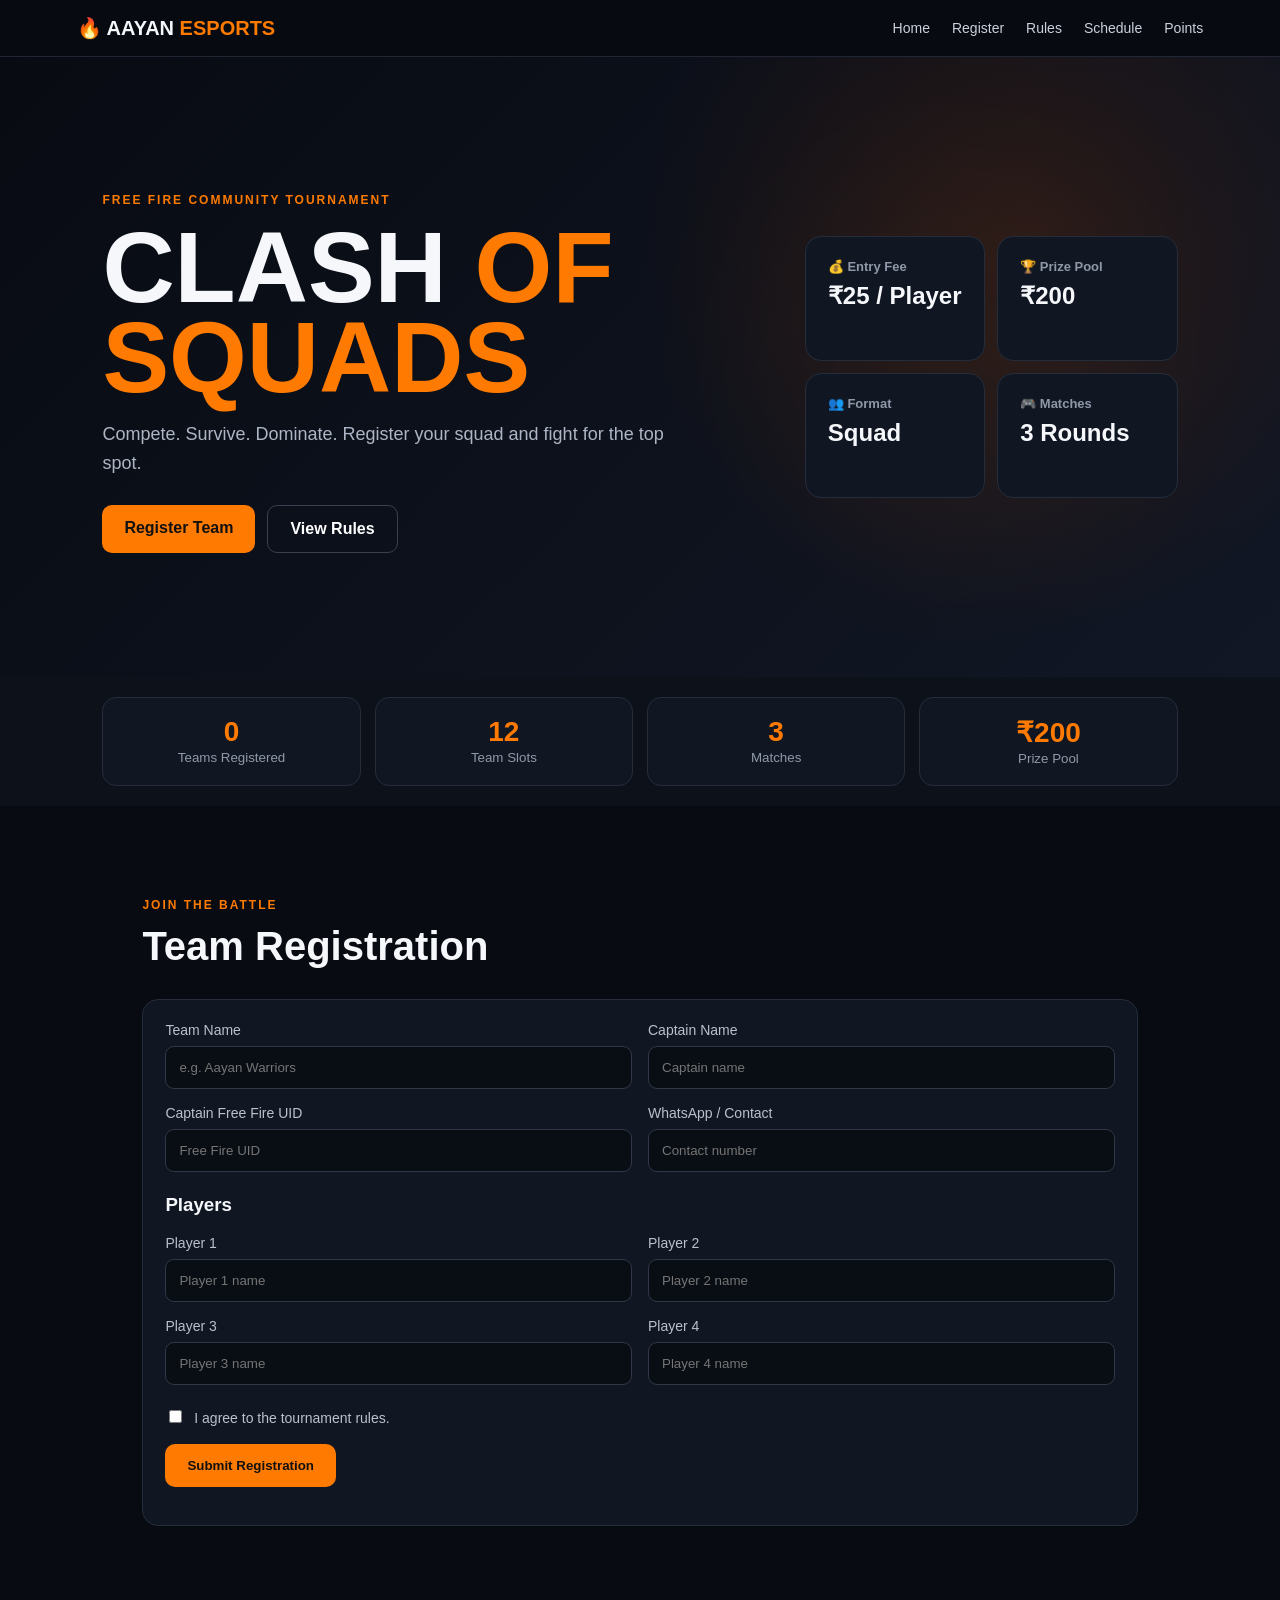
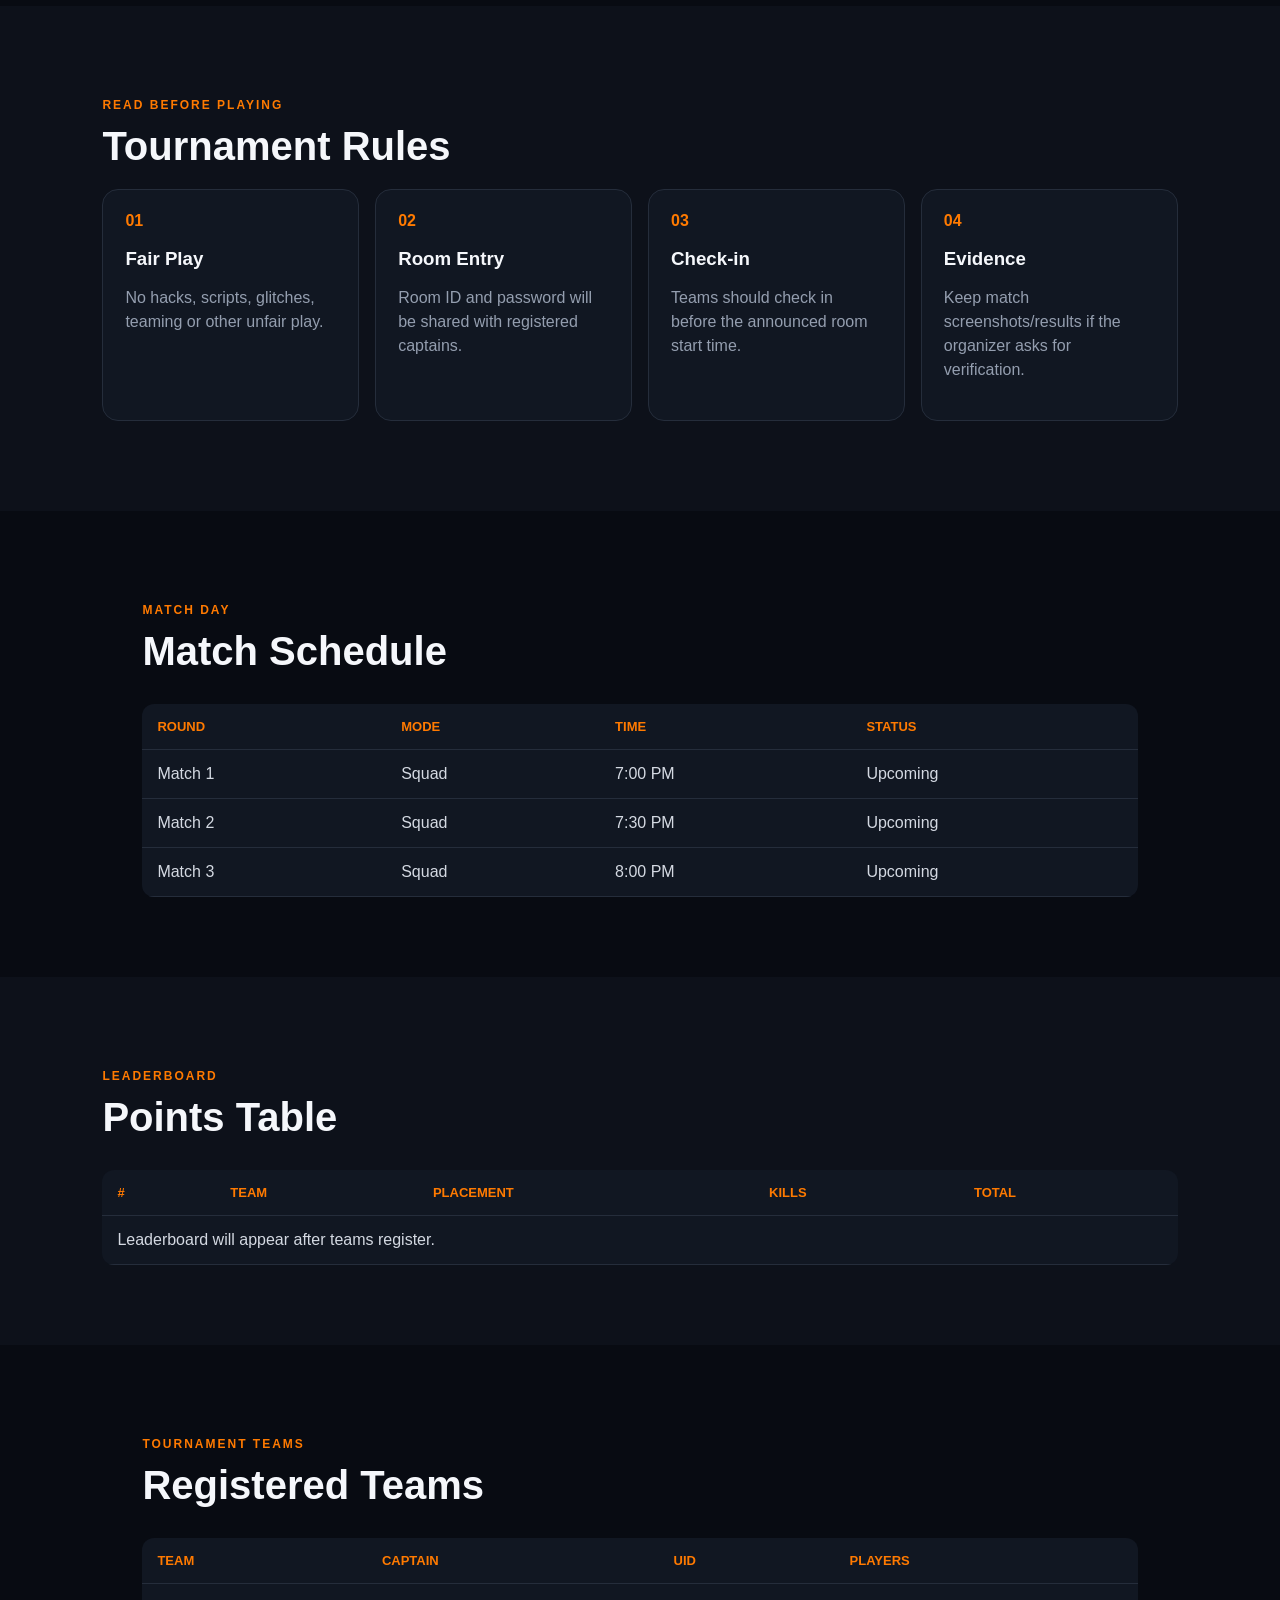
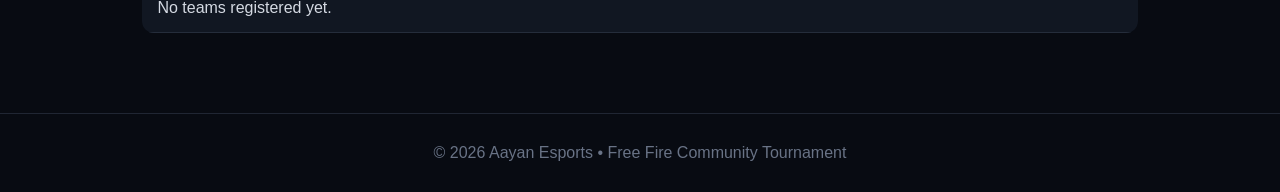
<file: ff_tournament_system/index.html>
<!DOCTYPE html>
<html lang="en">
<head>
  <meta charset="UTF-8">
  <meta name="viewport" content="width=device-width, initial-scale=1.0">

  <title>Aayan Esports | Free Fire Tournament</title>

  <link rel="stylesheet" href="style.css">
</head>

<body>

  <!-- ================= HEADER ================= -->

  <header>

    <div class="brand">
      🔥 AAYAN <span>ESPORTS</span>
    </div>

    <nav>
      <a href="#home">Home</a>
      <a href="#register">Register</a>
      <a href="#rules">Rules</a>
      <a href="#schedule">Schedule</a>
      <a href="#points">Points</a>
    </nav>

  </header>


  <!-- ================= MAIN ================= -->

  <main>


    <!-- ================= HOME ================= -->

    <section id="home" class="hero">

      <div>

        <p class="tag">
          FREE FIRE COMMUNITY TOURNAMENT
        </p>

        <h1>
          CLASH <span>OF SQUADS</span>
        </h1>

        <p class="lead">
          Compete. Survive. Dominate.
          Register your squad and fight for the top spot.
        </p>


        <div class="actions">

          <a class="btn" href="#register">
            Register Team
          </a>

          <a class="btn ghost" href="#rules">
            View Rules
          </a>

        </div>

      </div>


      <!-- TOURNAMENT INFORMATION -->

      <div class="hero-card">

        <div>
          <b>💰 Entry Fee</b>
          <strong>₹25 / Player</strong>
        </div>

        <div>
          <b>🏆 Prize Pool</b>
          <strong>₹200</strong>
        </div>

        <div>
          <b>👥 Format</b>
          <strong>Squad</strong>
        </div>

        <div>
          <b>🎮 Matches</b>
          <strong>3 Rounds</strong>
        </div>

      </div>

    </section>



    <!-- ================= STATS ================= -->

    <section class="stats">

      <div>
        <b id="teamCount">0</b>
        <small>Teams Registered</small>
      </div>

      <div>
        <b>12</b>
        <small>Team Slots</small>
      </div>

      <div>
        <b>3</b>
        <small>Matches</small>
      </div>

      <div>
        <b>₹200</b>
        <small>Prize Pool</small>
      </div>

    </section>



    <!-- ================= REGISTRATION ================= -->

    <section id="register" class="section">

      <div class="section-head">

        <p class="tag">
          JOIN THE BATTLE
        </p>

        <h2>
          Team Registration
        </h2>

      </div>


      <form id="registrationForm">

        <div class="grid">


          <label>

            Team Name

            <input
              type="text"
              name="team"
              required
              placeholder="e.g. Aayan Warriors"
            >

          </label>



          <label>

            Captain Name

            <input
              type="text"
              name="captain"
              required
              placeholder="Captain name"
            >

          </label>



          <label>

            Captain Free Fire UID

            <input
              type="text"
              name="uid"
              required
              inputmode="numeric"
              placeholder="Free Fire UID"
            >

          </label>



          <label>

            WhatsApp / Contact

            <input
              type="text"
              name="contact"
              required
              placeholder="Contact number"
            >

          </label>

        </div>


        <h3>
          Players
        </h3>


        <div class="grid">


          <label>

            Player 1

            <input
              type="text"
              name="p1"
              required
              placeholder="Player 1 name"
            >

          </label>



          <label>

            Player 2

            <input
              type="text"
              name="p2"
              required
              placeholder="Player 2 name"
            >

          </label>



          <label>

            Player 3

            <input
              type="text"
              name="p3"
              required
              placeholder="Player 3 name"
            >

          </label>



          <label>

            Player 4

            <input
              type="text"
              name="p4"
              required
              placeholder="Player 4 name"
            >

          </label>

        </div>


        <label class="check">

          <input
            type="checkbox"
            required
          >

          I agree to the tournament rules.

        </label>


        <button
          class="btn"
          type="submit"
        >
          Submit Registration
        </button>


        <p
          id="formMessage"
          class="message"
        ></p>

      </form>

    </section>



    <!-- ================= RULES ================= -->

    <section id="rules" class="section alt">

      <div class="section-head">

        <p class="tag">
          READ BEFORE PLAYING
        </p>

        <h2>
          Tournament Rules
        </h2>

      </div>


      <div class="cards">


        <article>

          <b>01</b>

          <h3>
            Fair Play
          </h3>

          <p>
            No hacks, scripts, glitches, teaming
            or other unfair play.
          </p>

        </article>



        <article>

          <b>02</b>

          <h3>
            Room Entry
          </h3>

          <p>
            Room ID and password will be shared
            with registered captains.
          </p>

        </article>



        <article>

          <b>03</b>

          <h3>
            Check-in
          </h3>

          <p>
            Teams should check in before the
            announced room start time.
          </p>

        </article>



        <article>

          <b>04</b>

          <h3>
            Evidence
          </h3>

          <p>
            Keep match screenshots/results if
            the organizer asks for verification.
          </p>

        </article>


      </div>

    </section>



    <!-- ================= SCHEDULE ================= -->

    <section id="schedule" class="section">

      <div class="section-head">

        <p class="tag">
          MATCH DAY
        </p>

        <h2>
          Match Schedule
        </h2>

      </div>


      <div class="table-wrap">

        <table>

          <thead>

            <tr>

              <th>
                Round
              </th>

              <th>
                Mode
              </th>

              <th>
                Time
              </th>

              <th>
                Status
              </th>

            </tr>

          </thead>


          <tbody>

            <tr>

              <td>
                Match 1
              </td>

              <td>
                Squad
              </td>

              <td>
                7:00 PM
              </td>

              <td>
                Upcoming
              </td>

            </tr>


            <tr>

              <td>
                Match 2
              </td>

              <td>
                Squad
              </td>

              <td>
                7:30 PM
              </td>

              <td>
                Upcoming
              </td>

            </tr>


            <tr>

              <td>
                Match 3
              </td>

              <td>
                Squad
              </td>

              <td>
                8:00 PM
              </td>

              <td>
                Upcoming
              </td>

            </tr>

          </tbody>

        </table>

      </div>

    </section>



    <!-- ================= POINTS TABLE ================= -->

    <section id="points" class="section alt">

      <div class="section-head">

        <p class="tag">
          LEADERBOARD
        </p>

        <h2>
          Points Table
        </h2>

      </div>


      <div class="table-wrap">

        <table id="pointsTable">

          <thead>

            <tr>

              <th>
                #
              </th>

              <th>
                Team
              </th>

              <th>
                Placement
              </th>

              <th>
                Kills
              </th>

              <th>
                Total
              </th>

            </tr>

          </thead>


          <tbody>

          </tbody>

        </table>

      </div>

    </section>



    <!-- ================= REGISTERED TEAMS ================= -->

    <section class="section admin">

      <div class="section-head">

        <p class="tag">
          TOURNAMENT TEAMS
        </p>

        <h2>
          Registered Teams
        </h2>

      </div>


      <div class="table-wrap">

        <table id="teamsTable">

          <thead>

            <tr>

              <th>
                Team
              </th>

              <th>
                Captain
              </th>

              <th>
                UID
              </th>

              <th>
                Players
              </th>

            </tr>

          </thead>


          <tbody>

          </tbody>

        </table>

      </div>

    </section>


  </main>



  <!-- ================= FOOTER ================= -->

  <footer>

    © 2026 Aayan Esports • Free Fire Community Tournament

  </footer>


  <!-- ================= JAVASCRIPT ================= -->

  <script src="script.js"></script>

</body>

</html>
</file>
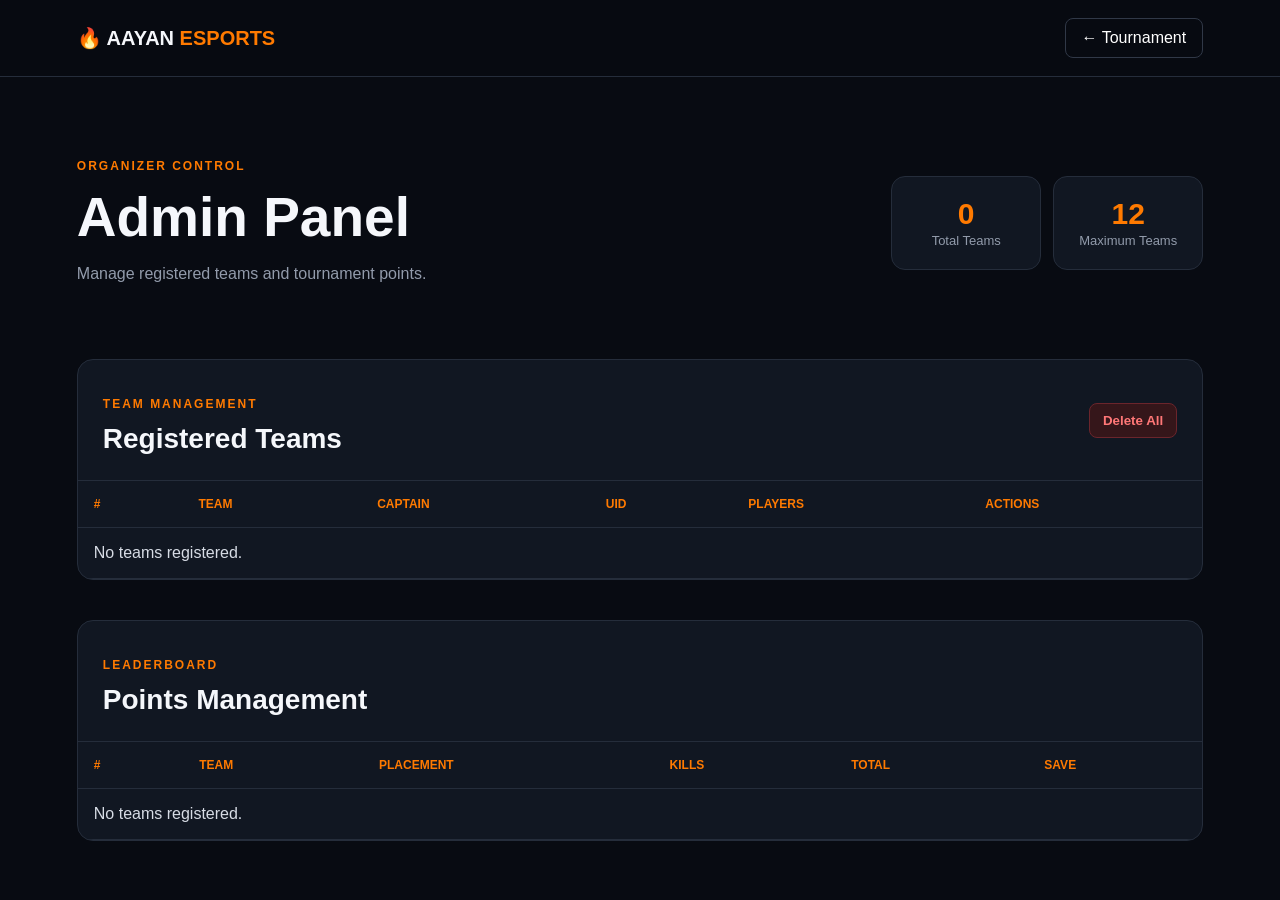
<file: ff_tournament_system/admin.html>
<!DOCTYPE html>
<html lang="en">
<head>
  <meta charset="UTF-8">
  <meta name="viewport" content="width=device-width, initial-scale=1.0">

  <title>Aayan Esports | Admin Panel</title>

  <link rel="stylesheet" href="admin.css">
</head>

<body>

  <header>

    <div class="brand">
      🔥 AAYAN <span>ESPORTS</span>
    </div>

    <a href="index.html" class="back">
      ← Tournament
    </a>

  </header>


  <main>

    <section class="top">

      <div>
        <p class="tag">ORGANIZER CONTROL</p>

        <h1>
          Admin Panel
        </h1>

        <p>
          Manage registered teams and tournament points.
        </p>
      </div>


      <div class="admin-stats">

        <div>
          <b id="totalTeams">0</b>
          <span>Total Teams</span>
        </div>

        <div>
          <b>12</b>
          <span>Maximum Teams</span>
        </div>

      </div>

    </section>


    <!-- ================= TEAMS ================= -->

    <section class="panel">

      <div class="panel-head">

        <div>
          <p class="tag">TEAM MANAGEMENT</p>

          <h2>
            Registered Teams
          </h2>
        </div>

        <button
          class="danger"
          onclick="deleteAllTeams()"
        >
          Delete All
        </button>

      </div>


      <div class="table-container">

        <table>

          <thead>

            <tr>

              <th>#</th>

              <th>Team</th>

              <th>Captain</th>

              <th>UID</th>

              <th>Players</th>

              <th>Actions</th>

            </tr>

          </thead>


          <tbody id="teamsBody">

          </tbody>

        </table>

      </div>

    </section>


    <!-- ================= POINTS ================= -->

    <section class="panel">

      <div class="panel-head">

        <div>

          <p class="tag">LEADERBOARD</p>

          <h2>
            Points Management
          </h2>

        </div>

      </div>


      <div class="table-container">

        <table>

          <thead>

            <tr>

              <th>#</th>

              <th>Team</th>

              <th>Placement</th>

              <th>Kills</th>

              <th>Total</th>

              <th>Save</th>

            </tr>

          </thead>


          <tbody id="pointsBody">

          </tbody>

        </table>

      </div>

    </section>

  </main>


  <!-- ================= EDIT MODAL ================= -->

  <div
    id="editModal"
    class="modal"
  >

    <div class="modal-box">

      <div class="modal-head">

        <h2>
          Edit Team
        </h2>

        <button
          onclick="closeModal()"
          class="close"
        >
          ×
        </button>

      </div>


      <form id="editForm">

        <input
          type="hidden"
          id="editIndex"
        >


        <label>
          Team Name

          <input
            id="editTeam"
            required
          >

        </label>


        <label>
          Captain Name

          <input
            id="editCaptain"
            required
          >

        </label>


        <label>
          Free Fire UID

          <input
            id="editUID"
            required
          >

        </label>


        <label>
          Contact

          <input
            id="editContact"
            required
          >

        </label>


        <label>
          Player 1

          <input
            id="editP1"
            required
          >

        </label>


        <label>
          Player 2

          <input
            id="editP2"
            required
          >

        </label>


        <label>
          Player 3

          <input
            id="editP3"
            required
          >

        </label>


        <label>
          Player 4

          <input
            id="editP4"
            required
          >

        </label>


        <button
          class="save"
          type="submit"
        >
          Save Changes
        </button>

      </form>

    </div>

  </div>


  <script src="admin.js"></script>

</body>

</html>
</file>
<file: ff_tournament_system/style.css>
* {
  box-sizing: border-box;
}

html {
  scroll-behavior: smooth;
}

body {
  margin: 0;
  font-family: Arial, Helvetica, sans-serif;
  background: #080b12;
  color: #f5f7fb;
  overflow-x: hidden;
}


/* ================= HEADER ================= */

header {
  position: sticky;
  top: 0;
  z-index: 100;

  background: rgba(8, 11, 18, 0.92);
  border-bottom: 1px solid #202633;

  display: flex;
  justify-content: space-between;
  align-items: center;

  padding: 16px 6%;

  backdrop-filter: blur(12px);
}

.brand {
  font-weight: 900;
  font-size: 20px;
}

.brand span {
  color: #ff7a00;
}

nav {
  display: flex;
  gap: 22px;
}

nav a {
  position: relative;

  color: #cbd1dc;
  text-decoration: none;
  font-size: 14px;

  transition: 0.3s ease;
}

nav a:hover {
  color: #ff7a00;
}

nav a::after {
  content: "";

  position: absolute;
  left: 0;
  bottom: -7px;

  width: 0;
  height: 2px;

  background: #ff7a00;

  transition: width 0.3s ease;
}

nav a:hover::after {
  width: 100%;
}


/* ================= HERO ================= */

.hero {
  min-height: 620px;

  padding: 90px 8%;

  display: grid;
  grid-template-columns: 1.4fr 0.8fr;

  align-items: center;

  gap: 50px;

  position: relative;
  overflow: hidden;

  background:
    radial-gradient(
      circle at 80% 30%,
      #5a260c55,
      transparent 35%
    ),
    linear-gradient(
      135deg,
      #080b12,
      #111725
    );
}


/* Moving background glow */

.hero::before {
  content: "";

  position: absolute;

  width: 400px;
  height: 400px;

  border-radius: 50%;

  background: #ff7a00;

  opacity: 0.04;

  filter: blur(80px);

  top: 15%;
  right: 10%;

  animation: backgroundFloat 6s ease-in-out infinite;
}

@keyframes backgroundFloat {

  0%,
  100% {
    transform: translate(0, 0);
  }

  50% {
    transform: translate(-40px, 30px);
  }
}


/* Hero content */

.hero > div:first-child {
  position: relative;
  z-index: 2;
}

.tag {
  color: #ff7a00;

  font-size: 12px;
  font-weight: 800;

  letter-spacing: 2px;
}

.hero h1 {
  font-size: clamp(50px, 8vw, 100px);

  line-height: 0.9;

  margin: 15px 0;

  transition: transform 0.1s linear;
}

.hero h1 span {
  color: #ff7a00;
}

.lead {
  max-width: 600px;

  color: #aeb6c5;

  font-size: 18px;

  line-height: 1.6;
}


/* ================= BUTTONS ================= */

.actions {
  display: flex;

  gap: 12px;

  margin-top: 28px;
}

.btn {
  border: 0;

  background: #ff7a00;

  color: #111;

  font-weight: 900;

  padding: 14px 22px;

  border-radius: 10px;

  text-decoration: none;

  cursor: pointer;

  display: inline-block;

  transition:
    transform 0.25s ease,
    box-shadow 0.25s ease,
    filter 0.25s ease;
}

.btn:hover {
  transform: translateY(-5px) scale(1.02);

  box-shadow:
    0 10px 30px rgba(255, 122, 0, 0.3);

  filter: brightness(1.1);
}

.btn:active {
  transform: scale(0.94);
}

.ghost {
  background: transparent;

  color: #fff;

  border: 1px solid #394150;
}


/* ================= HERO CARDS ================= */

.hero-card {
  position: relative;
  z-index: 2;

  display: grid;

  grid-template-columns: 1fr 1fr;

  gap: 12px;

  transition: transform 0.1s linear;
}

.hero-card div {
  background: #111722;

  border: 1px solid #252d3b;

  border-radius: 16px;

  padding: 22px;

  min-height: 125px;

  transition:
    transform 0.3s ease,
    border-color 0.3s ease,
    box-shadow 0.3s ease;
}

.hero-card div:hover {
  transform: translateY(-10px) scale(1.04);

  border-color: #ff7a00;

  box-shadow:
    0 15px 35px rgba(255, 122, 0, 0.2);
}

.hero-card b,
.hero-card strong {
  display: block;
}

.hero-card b {
  color: #8f98a8;

  font-size: 13px;
}

.hero-card strong {
  font-size: 24px;

  margin-top: 8px;
}


/* ================= STATS ================= */

.stats {
  display: grid;

  grid-template-columns: repeat(4, 1fr);

  gap: 14px;

  padding: 20px 8%;

  background: #0d111a;
}

.stats div {
  text-align: center;

  background: #111722;

  border: 1px solid #252d3b;

  border-radius: 14px;

  padding: 18px;

  transition:
    transform 0.3s ease,
    border-color 0.3s ease;
}

.stats div:hover {
  transform: translateY(-8px);

  border-color: #ff7a00;
}

.stats b {
  display: block;

  font-size: 28px;

  color: #ff7a00;
}

.stats small {
  color: #9099a9;
}


/* ================= SECTIONS ================= */

.section {
  padding: 80px 8%;

  max-width: 1200px;

  margin: auto;
}

.alt {
  max-width: none;

  background: #0d111a;
}

.section-head {
  margin-bottom: 30px;
}

.section-head h2 {
  font-size: 40px;

  margin: 5px 0 0;
}


/* ================= SCROLL REVEAL ================= */

.reveal {
  opacity: 0;

  transform: translateY(80px) scale(0.96);

  filter: blur(5px);

  transition:
    opacity 0.8s ease,
    transform 0.8s ease,
    filter 0.8s ease;
}

.reveal.show {
  opacity: 1;

  transform: translateY(0) scale(1);

  filter: blur(0);
}


/* Left animation */

.reveal-left {
  opacity: 0;

  transform: translateX(-100px);

  transition:
    opacity 0.8s ease,
    transform 0.8s ease;
}

.reveal-left.show {
  opacity: 1;

  transform: translateX(0);
}


/* Right animation */

.reveal-right {
  opacity: 0;

  transform: translateX(100px);

  transition:
    opacity 0.8s ease,
    transform 0.8s ease;
}

.reveal-right.show {
  opacity: 1;

  transform: translateX(0);
}


/* ================= FORM ================= */

form {
  background: #111722;

  border: 1px solid #252d3b;

  border-radius: 16px;

  padding: 22px;

  transition:
    transform 0.4s ease,
    box-shadow 0.4s ease;
}

form:hover {
  box-shadow:
    0 15px 40px rgba(255, 122, 0, 0.08);
}

.grid {
  display: grid;

  grid-template-columns: 1fr 1fr;

  gap: 16px;

  margin-bottom: 22px;
}

label {
  display: flex;

  flex-direction: column;

  gap: 8px;

  color: #b9c1ce;

  font-size: 14px;
}

input {
  background: #090d14;

  border: 1px solid #303847;

  color: white;

  border-radius: 9px;

  padding: 13px;

  outline: none;

  transition:
    border-color 0.3s ease,
    box-shadow 0.3s ease;
}

input:focus {
  border-color: #ff7a00;

  box-shadow:
    0 0 15px rgba(255, 122, 0, 0.12);
}

.check {
  display: block;

  margin: 18px 0;
}

.check input {
  margin-right: 8px;
}


/* ================= RULE CARDS ================= */

.cards {
  max-width: 1200px;

  margin: auto;

  display: grid;

  grid-template-columns: repeat(4, 1fr);

  gap: 16px;
}

.cards article {
  background: #111722;

  border: 1px solid #252d3b;

  border-radius: 16px;

  padding: 22px;

  opacity: 0;

  transform:
    translateY(70px)
    rotateX(8deg);

  transition:
    opacity 0.7s ease,
    transform 0.7s ease,
    border-color 0.3s ease,
    box-shadow 0.3s ease;
}

.cards.show article {
  opacity: 1;

  transform:
    translateY(0)
    rotateX(0);
}

.cards article:nth-child(1) {
  transition-delay: 0.05s;
}

.cards article:nth-child(2) {
  transition-delay: 0.15s;
}

.cards article:nth-child(3) {
  transition-delay: 0.25s;
}

.cards article:nth-child(4) {
  transition-delay: 0.35s;
}

.cards article:hover {
  transform:
    translateY(-10px)
    scale(1.03);

  border-color: #ff7a00;

  box-shadow:
    0 15px 35px rgba(255, 122, 0, 0.15);
}

.cards b {
  color: #ff7a00;
}

.cards h3 {
  margin-bottom: 8px;
}

.cards p {
  color: #949eaf;

  line-height: 1.5;
}


/* ================= TABLE ================= */

.table-wrap {
  overflow-x: auto;
}

table {
  width: 100%;

  border-collapse: collapse;

  background: #111722;

  border-radius: 12px;

  overflow: hidden;
}

th,
td {
  padding: 15px;

  text-align: left;

  border-bottom: 1px solid #252d3b;
}

th {
  color: #ff7a00;

  font-size: 13px;

  text-transform: uppercase;
}

td {
  color: #d4d9e2;
}

tbody tr {
  transition:
    background 0.25s ease,
    transform 0.25s ease;
}

tbody tr:hover {
  background: #171e2a;

  transform: scale(1.01);
}


/* ================= MESSAGE ================= */

.message {
  font-weight: bold;
}

.success {
  color: #69db91;
}

.error {
  color: #ff7777;
}


/* ================= FOOTER ================= */

footer {
  text-align: center;

  padding: 30px;

  color: #697386;

  border-top: 1px solid #202633;
}


/* ================= MOBILE ================= */

@media (max-width: 800px) {

  header {
    padding: 14px 5%;
  }

  nav {
    display: none;
  }

  .hero {
    grid-template-columns: 1fr;

    padding: 65px 6%;

    min-height: auto;
  }

  .hero h1 {
    font-size: 55px;
  }

  .hero-card {
    margin-top: 15px;
  }

  .stats {
    grid-template-columns: 1fr 1fr;

    padding: 15px 6%;
  }

  .section {
    padding: 55px 6%;
  }

  .grid {
    grid-template-columns: 1fr;
  }

  .cards {
    grid-template-columns: 1fr;
  }

}


/* Accessibility */

@media (prefers-reduced-motion: reduce) {

  *,
  *::before,
  *::after {
    animation: none !important;

    transition: none !important;

    scroll-behavior: auto !important;
  }

}
</file>
<file: ff_tournament_system/admin.css>
* {
  box-sizing: border-box;
}

body {
  margin: 0;

  font-family: Arial, Helvetica, sans-serif;

  background: #080b12;

  color: #f5f7fb;
}


/* ================= HEADER ================= */

header {
  position: sticky;

  top: 0;

  z-index: 10;

  display: flex;

  justify-content: space-between;

  align-items: center;

  padding: 18px 6%;

  background: rgba(8, 11, 18, 0.95);

  border-bottom: 1px solid #252d3b;

  backdrop-filter: blur(10px);
}

.brand {
  font-size: 20px;

  font-weight: 900;
}

.brand span {
  color: #ff7a00;
}

.back {
  color: #fff;

  text-decoration: none;

  border: 1px solid #303847;

  padding: 10px 16px;

  border-radius: 8px;

  transition: 0.3s;
}

.back:hover {
  border-color: #ff7a00;

  color: #ff7a00;
}


/* ================= TOP ================= */

.top {
  padding: 70px 6% 40px;

  display: flex;

  justify-content: space-between;

  align-items: center;

  gap: 30px;
}

.tag {
  color: #ff7a00;

  font-size: 12px;

  font-weight: 800;

  letter-spacing: 2px;
}

.top h1 {
  font-size: 55px;

  margin: 10px 0;
}

.top p:not(.tag) {
  color: #929bab;
}


/* ================= STATS ================= */

.admin-stats {
  display: flex;

  gap: 12px;
}

.admin-stats div {
  min-width: 150px;

  text-align: center;

  background: #111722;

  border: 1px solid #252d3b;

  border-radius: 14px;

  padding: 20px;
}

.admin-stats b {
  display: block;

  color: #ff7a00;

  font-size: 30px;
}

.admin-stats span {
  color: #929bab;

  font-size: 13px;
}


/* ================= PANEL ================= */

.panel {
  margin: 20px 6% 40px;

  background: #111722;

  border: 1px solid #252d3b;

  border-radius: 16px;

  overflow: hidden;
}

.panel-head {
  padding: 25px;

  display: flex;

  justify-content: space-between;

  align-items: center;

  border-bottom: 1px solid #252d3b;
}

.panel-head h2 {
  margin: 5px 0 0;

  font-size: 28px;
}


/* ================= TABLE ================= */

.table-container {
  width: 100%;

  overflow-x: auto;
}

table {
  width: 100%;

  min-width: 850px;

  border-collapse: collapse;
}

th,
td {
  padding: 16px;

  text-align: left;

  border-bottom: 1px solid #252d3b;
}

th {
  color: #ff7a00;

  font-size: 12px;

  text-transform: uppercase;
}

td {
  color: #d7dce5;
}

tr {
  transition: 0.2s;
}

tbody tr:hover {
  background: #171e2a;
}


/* ================= BUTTONS ================= */

button {
  border: 0;

  cursor: pointer;

  font-weight: 800;

  border-radius: 8px;

  padding: 9px 13px;

  transition: 0.25s;
}

.edit {
  background: #ff7a00;

  color: #111;
}

.edit:hover {
  transform: translateY(-2px);

  filter: brightness(1.1);
}

.delete,
.danger {
  background: #35161a;

  color: #ff7777;

  border: 1px solid #6b252c;
}

.delete:hover,
.danger:hover {
  background: #541c22;
}

.save {
  width: 100%;

  margin-top: 10px;

  padding: 13px;

  background: #ff7a00;

  color: #111;
}


/* ================= POINT INPUT ================= */

.points-input {
  width: 75px;

  padding: 9px;

  background: #090d14;

  border: 1px solid #303847;

  color: white;

  border-radius: 7px;

  outline: none;
}

.points-input:focus {
  border-color: #ff7a00;
}


/* ================= MODAL ================= */

.modal {
  position: fixed;

  inset: 0;

  z-index: 100;

  display: none;

  align-items: center;

  justify-content: center;

  padding: 20px;

  background: rgba(0, 0, 0, 0.75);

  backdrop-filter: blur(8px);
}

.modal.active {
  display: flex;
}

.modal-box {
  width: min(550px, 100%);

  max-height: 90vh;

  overflow-y: auto;

  background: #111722;

  border: 1px solid #303847;

  border-radius: 16px;

  padding: 25px;

  animation: modalIn 0.3s ease;
}

@keyframes modalIn {

  from {
    opacity: 0;

    transform: scale(0.9) translateY(20px);
  }

  to {
    opacity: 1;

    transform: scale(1) translateY(0);
  }

}

.modal-head {
  display: flex;

  justify-content: space-between;

  align-items: center;

  margin-bottom: 20px;
}

.modal-head h2 {
  margin: 0;
}

.close {
  background: transparent;

  color: #fff;

  font-size: 25px;
}

.close:hover {
  color: #ff7a00;
}


/* ================= FORM ================= */

label {
  display: block;

  color: #aeb6c5;

  font-size: 13px;

  margin-bottom: 15px;
}

label input {
  display: block;

  width: 100%;

  margin-top: 7px;

  padding: 12px;

  background: #090d14;

  border: 1px solid #303847;

  color: white;

  border-radius: 8px;

  outline: none;
}

label input:focus {
  border-color: #ff7a00;
}


/* ================= MOBILE ================= */

@media (max-width: 800px) {

  .top {
    flex-direction: column;

    align-items: flex-start;
  }

  .top h1 {
    font-size: 42px;
  }

  .admin-stats {
    width: 100%;
  }

  .admin-stats div {
    flex: 1;
  }

  .panel {
    margin-left: 4%;

    margin-right: 4%;
  }

}
</file>
